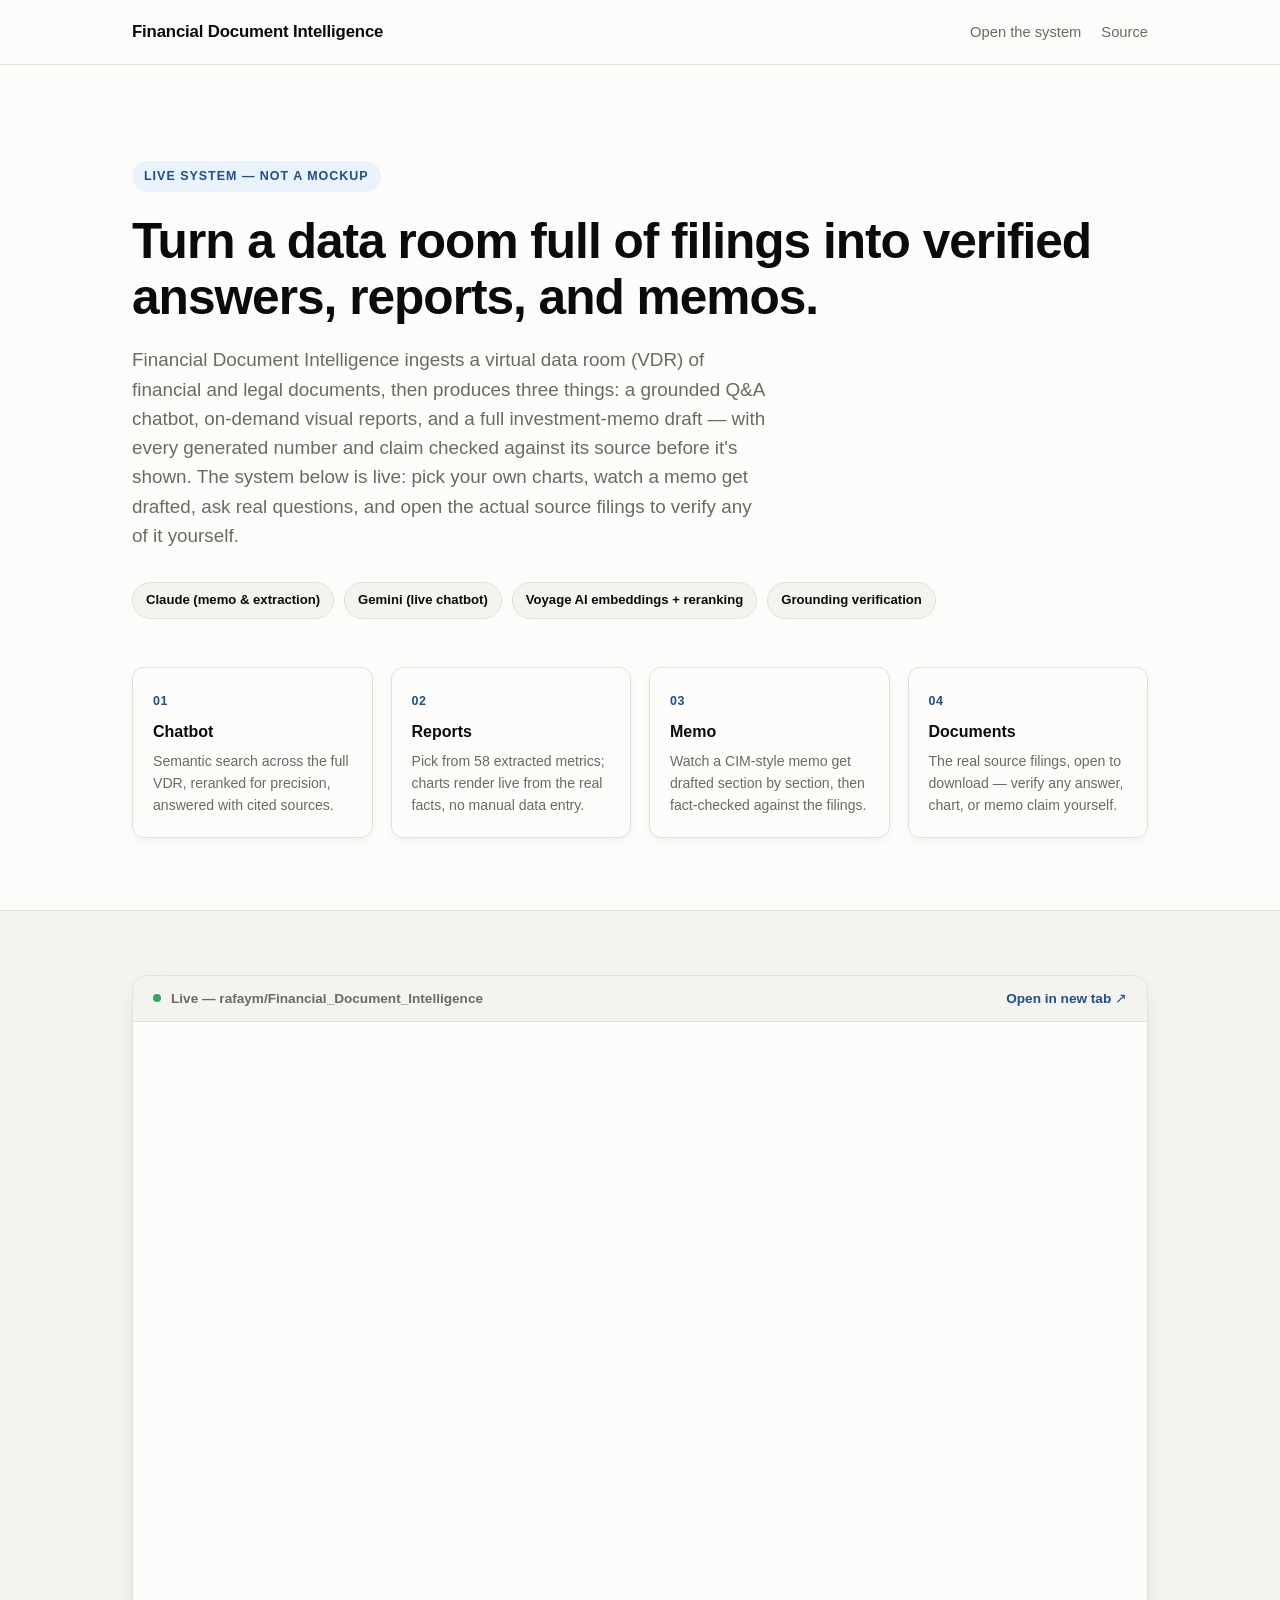
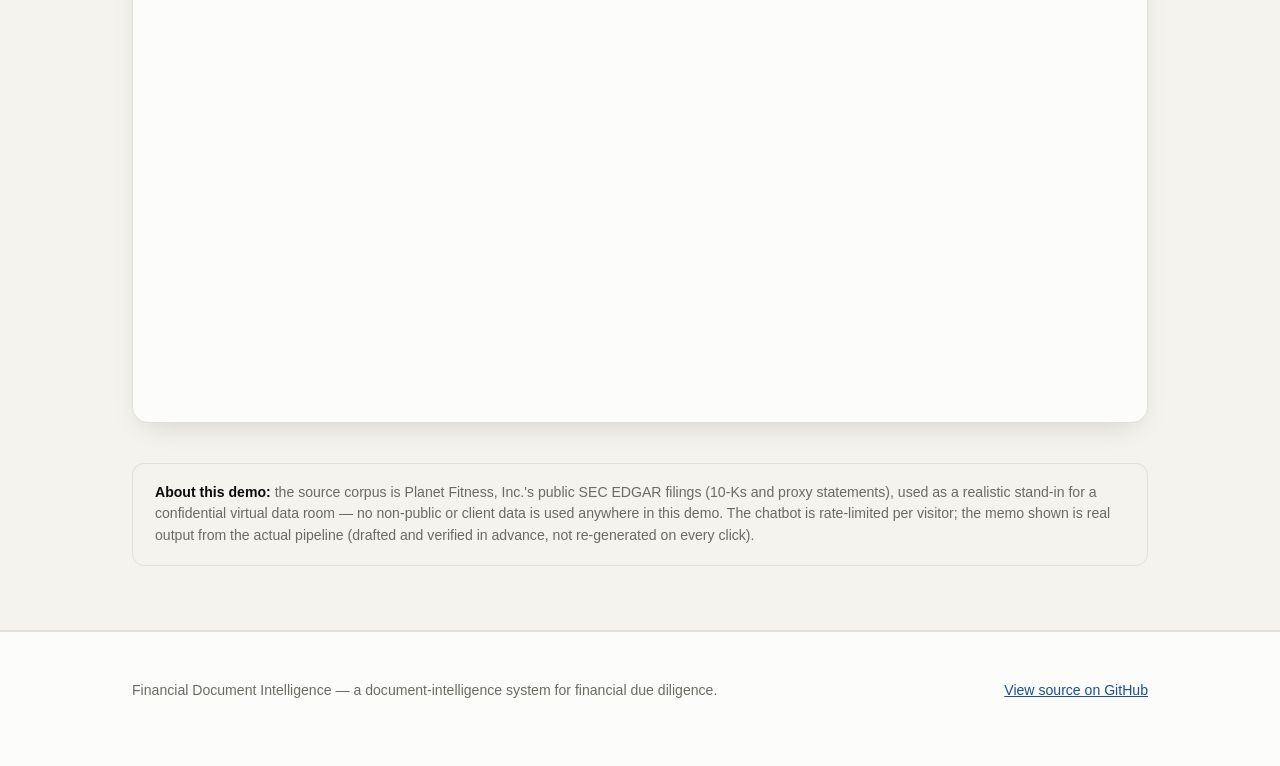
<file: index.html>
<!doctype html>
<html lang="en">
<head>
<meta charset="utf-8" />
<meta name="viewport" content="width=device-width, initial-scale=1" />
<title>Financial Document Intelligence</title>
<link rel="stylesheet" href="assets/style.css" />
</head>
<body>

<header class="topbar">
  <div class="wrap">
    <a class="brand" href="#top">Financial Document Intelligence</a>
    <nav>
      <a href="#system">Open the system</a>
      <a href="https://github.com/rafaym1/Re-Learning-AI-Engineering/tree/add-rag-full-pipeline/Financial%20Document%20Intelligence">Source</a>
    </nav>
  </div>
</header>

<section class="hero" id="top">
  <div class="wrap">
    <span class="eyebrow">Live system — not a mockup</span>
    <h1>Turn a data room full of filings into verified answers, reports, and memos.</h1>
    <p class="lede">
      Financial Document Intelligence ingests a virtual data room (VDR) of financial and legal
      documents, then produces three things: a grounded Q&amp;A chatbot, on-demand visual reports,
      and a full investment-memo draft — with every generated number and claim checked against its
      source before it's shown. The system below is live: pick your own charts, watch a memo get
      drafted, ask real questions, and open the actual source filings to verify any of it yourself.
    </p>
    <div class="badges">
      <span class="badge">Claude (memo &amp; extraction)</span>
      <span class="badge">Gemini (live chatbot)</span>
      <span class="badge">Voyage AI embeddings + reranking</span>
      <span class="badge">Grounding verification</span>
    </div>

    <div class="pillars">
      <div class="pillar">
        <span class="num">01</span>
        <h4>Chatbot</h4>
        <p>Semantic search across the full VDR, reranked for precision, answered with cited sources.</p>
      </div>
      <div class="pillar">
        <span class="num">02</span>
        <h4>Reports</h4>
        <p>Pick from 58 extracted metrics; charts render live from the real facts, no manual data entry.</p>
      </div>
      <div class="pillar">
        <span class="num">03</span>
        <h4>Memo</h4>
        <p>Watch a CIM-style memo get drafted section by section, then fact-checked against the filings.</p>
      </div>
      <div class="pillar">
        <span class="num">04</span>
        <h4>Documents</h4>
        <p>The real source filings, open to download — verify any answer, chart, or memo claim yourself.</p>
      </div>
    </div>
  </div>
</section>

<section id="system" class="alt">
  <div class="wrap">
    <div class="live-frame">
      <div class="live-titlebar">
        <span class="live-dot"></span>
        <span>Live — rafaym/Financial_Document_Intelligence</span>
        <a href="https://rafaym-financial-document-intelligence.hf.space" target="_blank" rel="noopener">Open in new tab ↗</a>
      </div>
      <iframe
        src="https://rafaym-financial-document-intelligence.hf.space"
        title="Financial Document Intelligence — live system"
        loading="lazy"
      ></iframe>
    </div>

    <div class="disclaimer">
      <strong>About this demo:</strong> the source corpus is Planet Fitness, Inc.'s public SEC EDGAR
      filings (10-Ks and proxy statements), used as a realistic stand-in for a confidential virtual
      data room — no non-public or client data is used anywhere in this demo. The chatbot is
      rate-limited per visitor; the memo shown is real output from the actual pipeline (drafted and
      verified in advance, not re-generated on every click).
    </div>
  </div>
</section>

<footer>
  <div class="wrap">
    <div class="foot-row">
      <span>Financial Document Intelligence — a document-intelligence system for financial due diligence.</span>
      <a href="https://github.com/rafaym1/Re-Learning-AI-Engineering/tree/add-rag-full-pipeline/Financial%20Document%20Intelligence">View source on GitHub</a>
    </div>
  </div>
</footer>

</body>
</html>
</file>
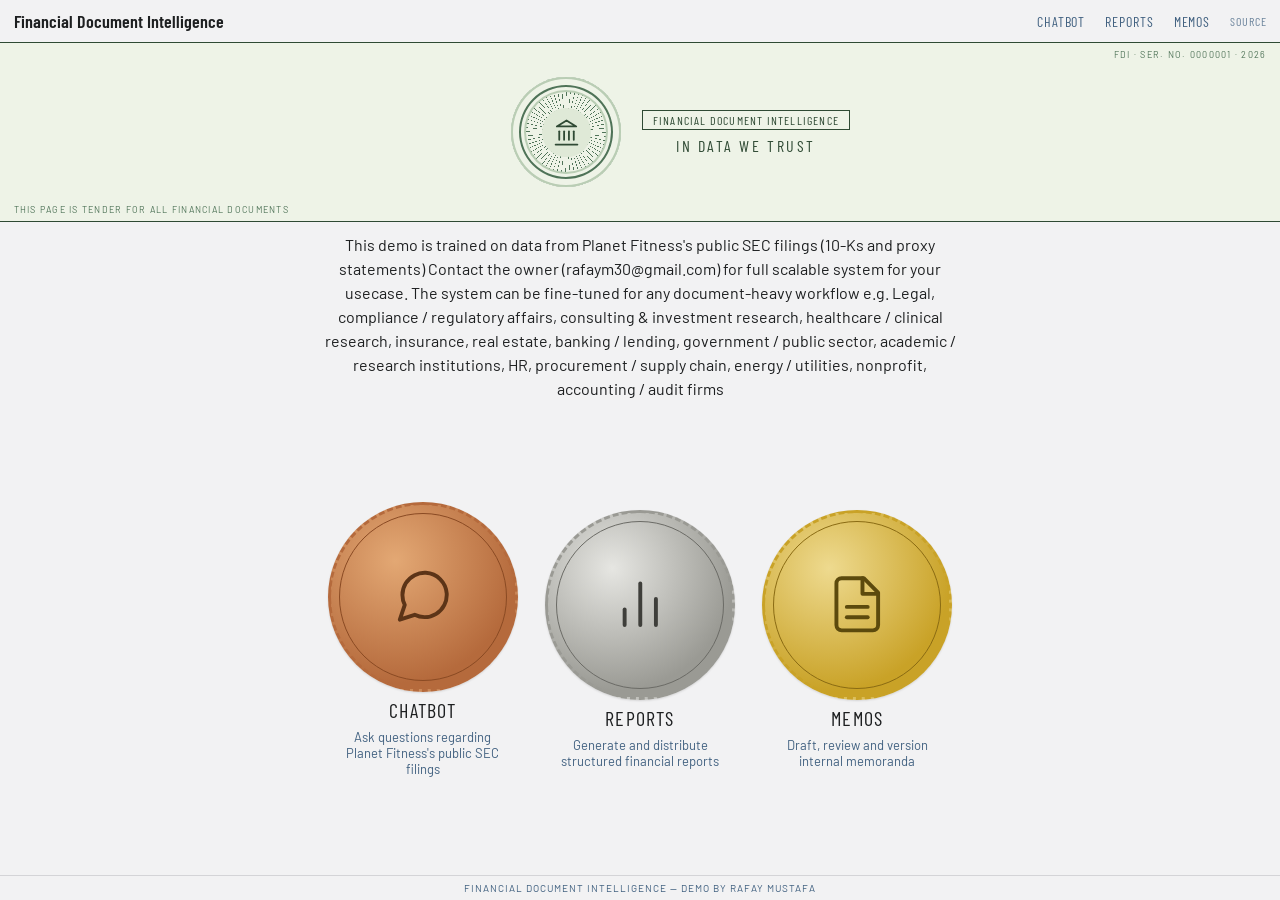
<file: docs/index.html>
<!doctype html>
<html lang="en">
<head>
<meta charset="utf-8">
<meta name="viewport" content="width=device-width, initial-scale=1">
<title>Financial Document Intelligence</title>
<link rel="stylesheet" href="assets/style.css">
<script>
// Nudge the live Space awake as soon as this page loads, so it's already warm by the time a
// visitor clicks through to Chatbot/Reports/Memos instead of them waiting on a cold start.
// Fire-and-forget: response and errors are both irrelevant, this is purely a wake-up ping.
fetch("https://rafaym-financial-document-intelligence.hf.space/", { mode: "no-cors", keepalive: true }).catch(() => {});
</script>
</head>
<body>
<div class="page-shell shell-fixed">
<nav class="nav"><a href="index.html" class="nav-brand">Financial Document Intelligence</a><div class="nav-links"><a href="chatbot.html">Chatbot</a><a href="reports.html">Reports</a><a href="memos.html">Memos</a><a href="https://github.com/rafaym1/Financial-Document-Intelligence" class="nav-source">Source</a></div></nav>

<div class="note-banner">
  <i class="corner tl"></i><i class="corner tr"></i><i class="corner bl"></i><i class="corner br"></i>
  <div class="note-serial" style="top:6px;right:var(--space-4)">FDI &middot; SER. NO. 0000001 &middot; 2026</div>
  <div class="note-serial" style="bottom:6px;left:var(--space-4)">THIS PAGE IS TENDER FOR ALL FINANCIAL DOCUMENTS</div>

  <div class="note-rosette">
    <div class="note-rosette-inner">
      <svg viewBox="0 0 24 24" width="60%" height="60%" fill="none" stroke="var(--bill-ink)" stroke-width="1.5" stroke-linecap="round" stroke-linejoin="round">
        <line x1="3" y1="22" x2="21" y2="22"></line><line x1="6" y1="18" x2="6" y2="11"></line><line x1="10" y1="18" x2="10" y2="11"></line><line x1="14" y1="18" x2="14" y2="11"></line><line x1="18" y1="18" x2="18" y2="11"></line><polygon points="12 2 20 7 4 7"></polygon>
      </svg>
    </div>
  </div>
  <div style="display:flex;flex-direction:column;align-items:center;gap:6px;text-align:center">
    <div class="note-ribbon">FINANCIAL DOCUMENT INTELLIGENCE</div>
    <div class="note-tagline">In Data We Trust</div>
  </div>
</div>

<main class="hero-main">
  <p style="max-width:640px;text-align:center;margin:0 0 var(--space-4);font-size:clamp(13px,1.8vh,16px);line-height:1.5">This demo is trained on data from Planet Fitness's public SEC filings (10-Ks and proxy statements) Contact the owner (rafaym30@gmail.com) for full scalable system for your usecase. The system can be fine-tuned for any document-heavy workflow e.g. Legal, compliance / regulatory affairs, consulting & investment research, healthcare / clinical research, insurance, real estate, banking / lending, government / public sector, academic / research institutions, HR, procurement / supply chain, energy / utilities, nonprofit, accounting / audit firms </p>
  <div class="coin-grid">
    <a href="chatbot.html" class="coin-link">
      <div class="coin copper"><div class="coin-ring"></div>
        <svg viewBox="0 0 24 24" width="34%" height="34%" fill="none" stroke="var(--copper-dark)" stroke-width="1.5" stroke-linecap="round" stroke-linejoin="round"><path d="M21 11.5a8.38 8.38 0 0 1-.9 3.8 8.5 8.5 0 0 1-7.6 4.7 8.38 8.38 0 0 1-3.8-.9L3 21l1.9-5.7a8.38 8.38 0 0 1-.9-3.8 8.5 8.5 0 0 1 4.7-7.6 8.38 8.38 0 0 1 3.8-.9h.5a8.48 8.48 0 0 1 8 8v.5z"></path></svg>
      </div>
      <div class="coin-label">Chatbot</div>
      <div class="coin-desc">Ask questions regarding Planet Fitness's public SEC filings</div>
    </a>
    <a href="reports.html" class="coin-link">
      <div class="coin silver"><div class="coin-ring"></div>
        <svg viewBox="0 0 24 24" width="34%" height="34%" fill="none" stroke="var(--silver-dark)" stroke-width="1.5" stroke-linecap="round" stroke-linejoin="round"><line x1="18" y1="20" x2="18" y2="10"></line><line x1="12" y1="20" x2="12" y2="4"></line><line x1="6" y1="20" x2="6" y2="14"></line></svg>
      </div>
      <div class="coin-label">Reports</div>
      <div class="coin-desc">Generate and distribute structured financial reports</div>
    </a>
    <a href="memos.html" class="coin-link">
      <div class="coin gold"><div class="coin-ring"></div>
        <svg viewBox="0 0 24 24" width="34%" height="34%" fill="none" stroke="var(--gold-dark)" stroke-width="1.5" stroke-linecap="round" stroke-linejoin="round"><path d="M14.5 2H6a2 2 0 0 0-2 2v16a2 2 0 0 0 2 2h12a2 2 0 0 0 2-2V7.5L14.5 2z"></path><polyline points="14 2 14 8 20 8"></polyline><line x1="16" y1="13" x2="8" y2="13"></line><line x1="16" y1="17" x2="8" y2="17"></line></svg>
      </div>
      <div class="coin-label">Memos</div>
      <div class="coin-desc">Draft, review and version internal memoranda</div>
    </a>
  </div>
</main>
<footer>FINANCIAL DOCUMENT INTELLIGENCE &mdash; DEMO BY RAFAY MUSTAFA</footer>
</div>
</body>
</html>
</file>
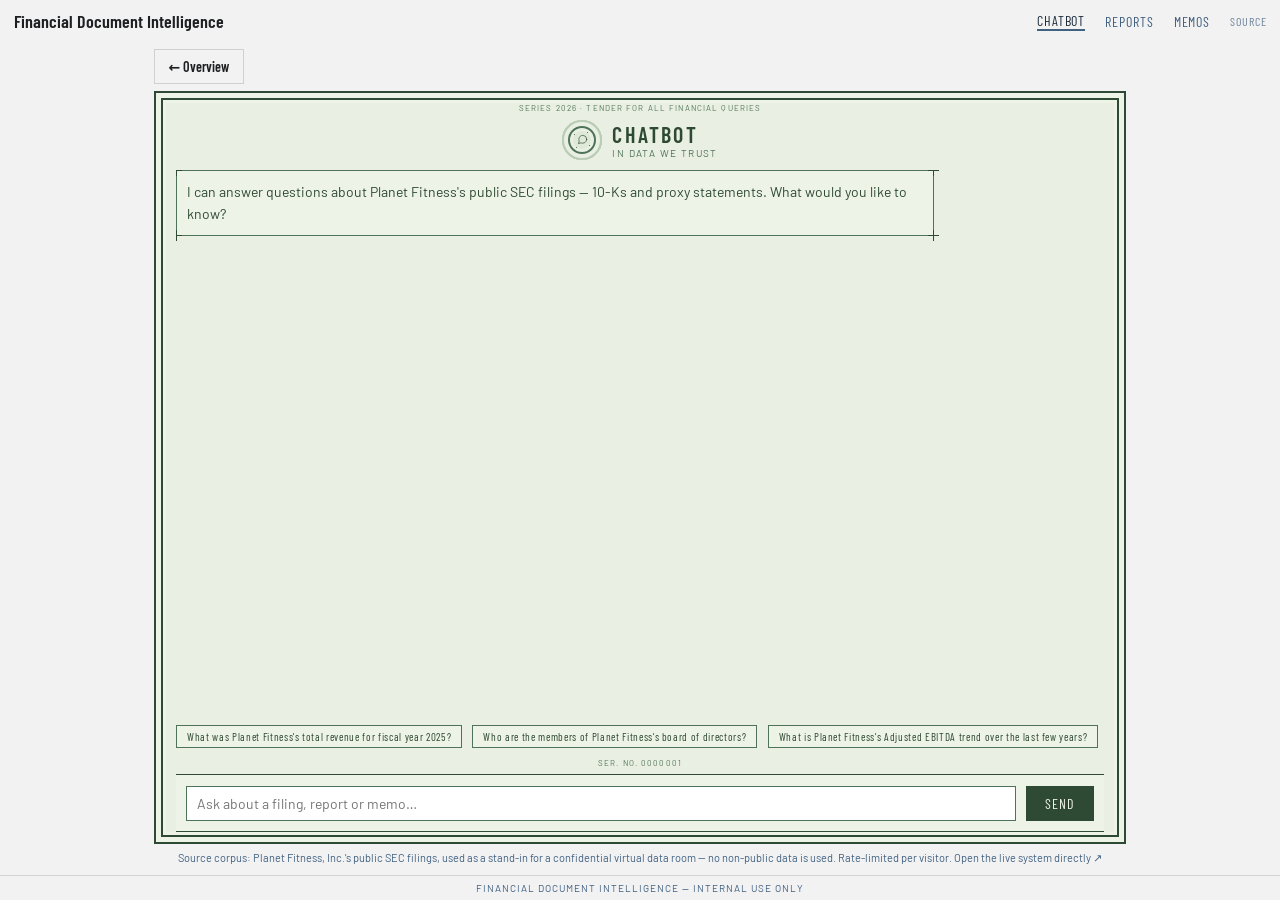
<file: docs/chatbot.html>
<!doctype html>
<html lang="en">
<head>
<meta charset="utf-8">
<meta name="viewport" content="width=device-width, initial-scale=1">
<title>Chatbot &mdash; Financial Document Intelligence</title>
<link rel="stylesheet" href="assets/style.css">
</head>
<body>
<div class="page-shell shell-fixed">
<nav class="nav"><a href="index.html" class="nav-brand">Financial Document Intelligence</a><div class="nav-links"><a href="chatbot.html" class="active">Chatbot</a><a href="reports.html">Reports</a><a href="memos.html">Memos</a><a href="https://github.com/rafaym1/Financial-Document-Intelligence" class="nav-source">Source</a></div></nav>
<main class="sub-main">
  <a href="index.html" class="btn btn-secondary sub-back">&larr; Overview</a>

  <div class="doc-frame">
    <div class="doc-serial">SERIES 2026 &middot; TENDER FOR ALL FINANCIAL QUERIES</div>
    <div class="doc-header">
      <div class="doc-rosette">
        <div class="doc-rosette-inner">
          <svg viewBox="0 0 24 24" fill="none" stroke="var(--bill-ink)" stroke-width="1.5" stroke-linecap="round" stroke-linejoin="round"><path d="M21 11.5a8.38 8.38 0 0 1-.9 3.8 8.5 8.5 0 0 1-7.6 4.7 8.38 8.38 0 0 1-3.8-.9L3 21l1.9-5.7a8.38 8.38 0 0 1-.9-3.8 8.5 8.5 0 0 1 4.7-7.6 8.38 8.38 0 0 1 3.8-.9h.5a8.48 8.48 0 0 1 8 8v.5z"></path></svg>
        </div>
      </div>
      <div>
        <h1>Chatbot</h1>
        <div class="doc-header-sub">In Data We Trust</div>
      </div>
    </div>

    <div class="chat-scroll" id="chatScroll">
      <div class="chat-msg-bot blueprint"><i class="corner tl"></i><i class="corner tr"></i><i class="corner bl"></i><i class="corner br"></i>
        <div class="msg-text"><p>I can answer questions about Planet Fitness's public SEC filings &mdash; 10-Ks and proxy statements. What would you like to know?</p></div>
      </div>
    </div>

    <div class="chat-suggestions" id="chatSuggestions">
      <button type="button" class="chat-chip">What was Planet Fitness's total revenue for fiscal year 2025?</button>
      <button type="button" class="chat-chip">Who are the members of Planet Fitness's board of directors?</button>
      <button type="button" class="chat-chip">What is Planet Fitness's Adjusted EBITDA trend over the last few years?</button>
    </div>

    <div class="chat-serial-2">SER. NO. 0000001</div>
    <form class="chat-composer" id="chatForm">
      <input type="text" id="chatInput" placeholder="Ask about a filing, report or memo&hellip;" autocomplete="off">
      <button type="submit" id="chatSend">Send</button>
    </form>
  </div>

  <p class="chat-footnote">
    Source corpus: Planet Fitness, Inc.'s public SEC filings, used as a stand-in for a confidential virtual data room &mdash; no non-public data is used. Rate-limited per visitor.
    <a href="https://rafaym-financial-document-intelligence.hf.space/?tab=chatbot" target="_blank" rel="noopener">Open the live system directly &#8599;</a>
  </p>
</main>
<footer>FINANCIAL DOCUMENT INTELLIGENCE &mdash; INTERNAL USE ONLY</footer>
</div>
<script src="assets/markdown.js"></script>
<script>
(function () {
  const API_BASE = "https://rafaym-financial-document-intelligence.hf.space";
  const API_NAME = "handle_question";
  const renderMarkdown = window.FDIMarkdown.renderMarkdown;

  const scrollEl = document.getElementById("chatScroll");
  const form = document.getElementById("chatForm");
  const input = document.getElementById("chatInput");
  const sendBtn = document.getElementById("chatSend");
  const chips = Array.from(document.querySelectorAll(".chat-chip"));

  function scrollToBottom() {
    scrollEl.scrollTop = scrollEl.scrollHeight;
  }

  function appendUserMessage(text) {
    const div = document.createElement("div");
    div.className = "chat-msg-user";
    div.textContent = text;
    scrollEl.appendChild(div);
    scrollToBottom();
  }

  function appendBotThinking() {
    const div = document.createElement("div");
    div.className = "chat-msg-bot blueprint thinking";
    div.innerHTML = '<i class="corner tl"></i><i class="corner tr"></i><i class="corner bl"></i><i class="corner br"></i><div class="msg-text"><p>Consulting the ledger&hellip;</p></div>';
    scrollEl.appendChild(div);
    scrollToBottom();
    return div;
  }

  function fillBotMessage(el, answer, sourcesMd, verificationMd) {
    el.classList.remove("thinking");
    const textEl = el.querySelector(".msg-text");
    textEl.innerHTML = renderMarkdown(answer || "");

    const sources = (sourcesMd || "")
      .split("\n")
      .map((l) => l.replace(/^- /, "").replace(/\*\*/g, "").trim())
      .filter(Boolean);
    for (const s of sources) {
      const tag = document.createElement("div");
      tag.className = "chat-source";
      tag.textContent = "SOURCE: " + s;
      el.appendChild(tag);
    }

    if (verificationMd) {
      const ok = verificationMd.trim().startsWith("✅");
      const v = document.createElement("div");
      v.className = "chat-verify" + (ok ? "" : " warn");
      v.textContent = verificationMd.replace(/^[✅⚠️]+\s*/, "");
      el.appendChild(v);
    }
    scrollToBottom();
  }

  async function callChatbot(question) {
    const postRes = await fetch(`${API_BASE}/gradio_api/call/${API_NAME}`, {
      method: "POST",
      headers: { "Content-Type": "application/json" },
      body: JSON.stringify({ data: [question] }),
    });
    if (!postRes.ok) throw new Error("request failed: " + postRes.status);
    const { event_id } = await postRes.json();

    const streamRes = await fetch(`${API_BASE}/gradio_api/call/${API_NAME}/${event_id}`);
    if (!streamRes.ok || !streamRes.body) throw new Error("stream failed: " + streamRes.status);
    const reader = streamRes.body.getReader();
    const decoder = new TextDecoder();
    let buf = "";
    while (true) {
      const { value, done } = await reader.read();
      if (done) break;
      buf += decoder.decode(value, { stream: true });
      const chunks = buf.split("\n\n");
      buf = chunks.pop();
      for (const chunk of chunks) {
        const eventMatch = chunk.match(/^event: (\w+)/m);
        const dataMatch = chunk.match(/^data: ([\s\S]*)$/m);
        if (!eventMatch || !dataMatch) continue;
        if (eventMatch[1] === "complete") return JSON.parse(dataMatch[1]);
        if (eventMatch[1] === "error") throw new Error("backend error");
      }
    }
    throw new Error("stream ended without a result");
  }

  let busy = false;

  function setControlsDisabled(disabled) {
    input.disabled = disabled;
    sendBtn.disabled = disabled;
    chips.forEach((c) => (c.disabled = disabled));
  }

  async function send(text) {
    text = (text || "").trim();
    if (!text || busy) return;
    busy = true;
    input.value = "";
    setControlsDisabled(true);
    appendUserMessage(text);
    const thinkingEl = appendBotThinking();
    const slowTimer = setTimeout(() => {
      const t = thinkingEl.querySelector(".msg-text");
      if (t) t.innerHTML = "<p>Consulting the ledger&hellip; the live system can take a little longer to wake up on its first answer of the day.</p>";
    }, 8000);

    let limitReached = false;
    try {
      const [answer, sources, verification] = await callChatbot(text);
      clearTimeout(slowTimer);
      fillBotMessage(thinkingEl, answer, sources, verification);
      limitReached = /reached the demo limit/i.test(answer || "");
    } catch (err) {
      clearTimeout(slowTimer);
      thinkingEl.classList.remove("thinking");
      const textEl = thinkingEl.querySelector(".msg-text");
      textEl.innerHTML = `<p>Couldn&rsquo;t reach the live system just now. <a href="${API_BASE}/?tab=chatbot" target="_blank" rel="noopener">Open it directly &#8599;</a>, or try again in a moment.</p>`;
    } finally {
      busy = false;
      setControlsDisabled(limitReached);
      if (!limitReached) input.focus();
    }
  }

  form.addEventListener("submit", (e) => {
    e.preventDefault();
    send(input.value);
  });
  chips.forEach((chip) => chip.addEventListener("click", () => send(chip.textContent)));
})();
</script>
</body>
</html>
</file>
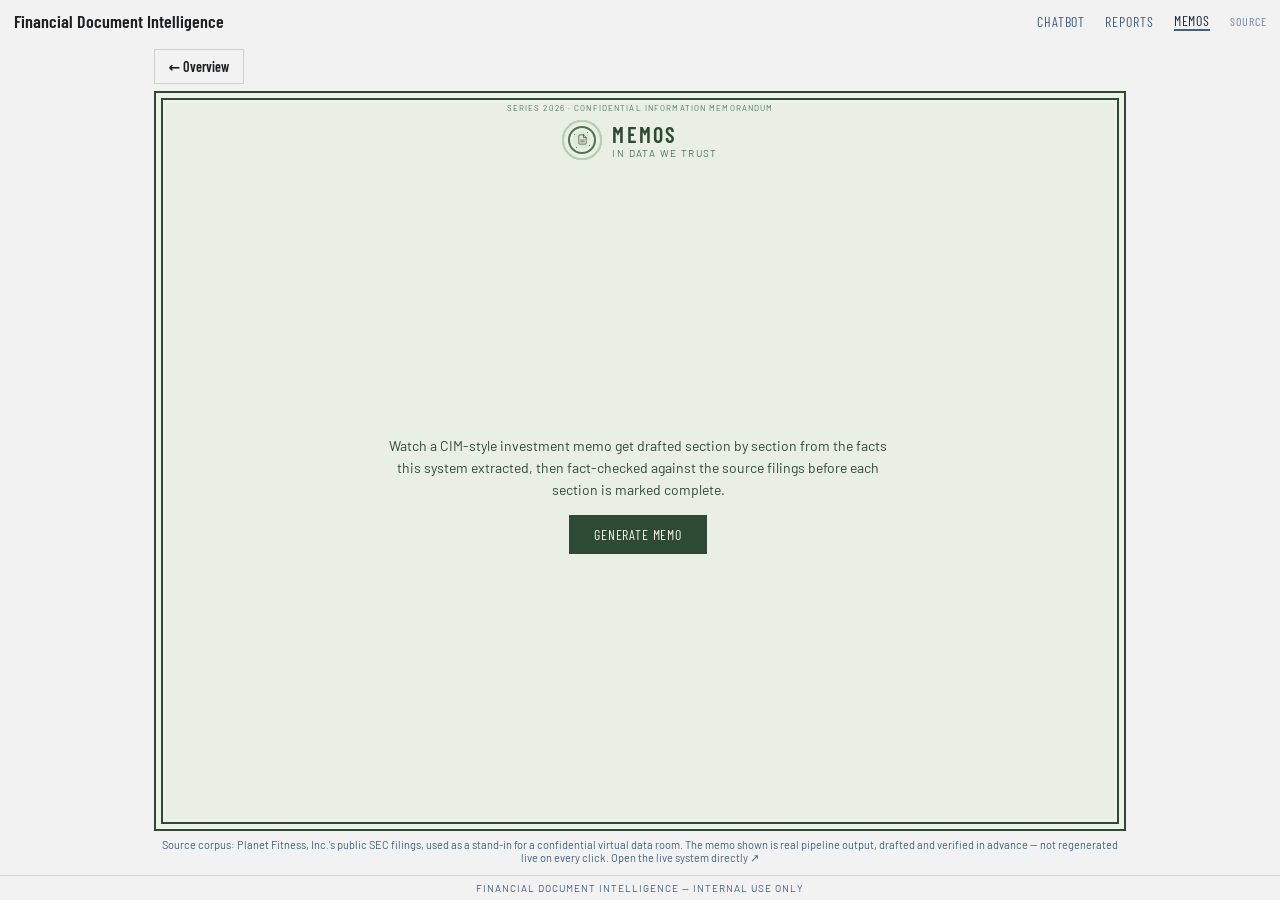
<file: docs/memos.html>
<!doctype html>
<html lang="en">
<head>
<meta charset="utf-8">
<meta name="viewport" content="width=device-width, initial-scale=1">
<title>Memos &mdash; Financial Document Intelligence</title>
<link rel="stylesheet" href="assets/style.css">
</head>
<body>
<div class="page-shell shell-fixed">
<nav class="nav"><a href="index.html" class="nav-brand">Financial Document Intelligence</a><div class="nav-links"><a href="chatbot.html">Chatbot</a><a href="reports.html">Reports</a><a href="memos.html" class="active">Memos</a><a href="https://github.com/rafaym1/Financial-Document-Intelligence" class="nav-source">Source</a></div></nav>
<main class="sub-main">
  <a href="index.html" class="btn btn-secondary sub-back">&larr; Overview</a>

  <div class="doc-frame">
    <div class="doc-serial">SERIES 2026 &middot; CONFIDENTIAL INFORMATION MEMORANDUM</div>
    <div class="doc-header">
      <div class="doc-rosette">
        <div class="doc-rosette-inner">
          <svg viewBox="0 0 24 24" fill="none" stroke="var(--bill-ink)" stroke-width="1.5" stroke-linecap="round" stroke-linejoin="round"><path d="M14.5 2H6a2 2 0 0 0-2 2v16a2 2 0 0 0 2 2h12a2 2 0 0 0 2-2V7.5L14.5 2z"></path><polyline points="14 2 14 8 20 8"></polyline><line x1="16" y1="13" x2="8" y2="13"></line><line x1="16" y1="17" x2="8" y2="17"></line></svg>
        </div>
      </div>
      <div>
        <h1>Memos</h1>
        <div class="doc-header-sub">In Data We Trust</div>
      </div>
    </div>

    <div class="memo-scroll" id="memoScroll">
      <div class="memo-intro">
        <p>Watch a CIM-style investment memo get drafted section by section from the facts this system extracted, then fact-checked against the source filings before each section is marked complete.</p>
        <button type="button" class="doc-btn" id="memoGenerateBtn">Generate Memo</button>
      </div>
    </div>
  </div>

  <p class="chat-footnote">
    Source corpus: Planet Fitness, Inc.'s public SEC filings, used as a stand-in for a confidential virtual data room. The memo shown is real pipeline output, drafted and verified in advance &mdash; not regenerated live on every click.
    <a href="https://rafaym-financial-document-intelligence.hf.space/?tab=memo" target="_blank" rel="noopener">Open the live system directly &#8599;</a>
  </p>
</main>
<footer>FINANCIAL DOCUMENT INTELLIGENCE &mdash; INTERNAL USE ONLY</footer>
</div>
<script src="assets/markdown.js"></script>
<script>
(function () {
  const API_BASE = "https://rafaym-financial-document-intelligence.hf.space";
  const API_NAME = "generate_memo_staged";
  const renderMarkdown = window.FDIMarkdown.renderMarkdown;

  const scrollEl = document.getElementById("memoScroll");

  function renderLog(text) {
    scrollEl.innerHTML = '<div class="doc-card blueprint"><i class="corner tl"></i><i class="corner tr"></i><i class="corner bl"></i><i class="corner br"></i><div class="memo-log-text"></div></div>';
    scrollEl.querySelector(".memo-log-text").innerHTML = renderMarkdown(text);
    scrollEl.scrollTop = scrollEl.scrollHeight;
  }

  function renderMemo(markdown) {
    scrollEl.innerHTML = '<div class="memo-doc"></div><div class="memo-actions"><button type="button" class="doc-btn secondary" id="memoRegenBtn">Watch It Again</button></div>';
    scrollEl.querySelector(".memo-doc").innerHTML = renderMarkdown(markdown);
    document.getElementById("memoRegenBtn").addEventListener("click", generate);
    scrollEl.scrollTop = 0;
  }

  function renderError() {
    scrollEl.innerHTML = `<div class="memo-intro"><p>Couldn&rsquo;t reach the live system just now. <a href="${API_BASE}/?tab=memo" target="_blank" rel="noopener">Open it directly &#8599;</a>, or try again.</p><button type="button" class="doc-btn" id="memoRetryBtn">Try Again</button></div>`;
    document.getElementById("memoRetryBtn").addEventListener("click", generate);
  }

  async function generate() {
    renderLog("Starting…");
    try {
      const postRes = await fetch(`${API_BASE}/gradio_api/call/${API_NAME}`, {
        method: "POST",
        headers: { "Content-Type": "application/json" },
        body: JSON.stringify({ data: [] }),
      });
      if (!postRes.ok) throw new Error("request failed: " + postRes.status);
      const { event_id } = await postRes.json();

      const streamRes = await fetch(`${API_BASE}/gradio_api/call/${API_NAME}/${event_id}`);
      if (!streamRes.ok || !streamRes.body) throw new Error("stream failed: " + streamRes.status);
      const reader = streamRes.body.getReader();
      const decoder = new TextDecoder();
      let buf = "";
      let done = false;
      while (!done) {
        const { value, done: streamDone } = await reader.read();
        if (streamDone) break;
        buf += decoder.decode(value, { stream: true });
        const chunks = buf.split("\n\n");
        buf = chunks.pop();
        for (const chunk of chunks) {
          const eventMatch = chunk.match(/^event: (\w+)/m);
          const dataMatch = chunk.match(/^data: ([\s\S]*)$/m);
          if (!eventMatch || !dataMatch) continue;
          if (eventMatch[1] === "generating") {
            const [text] = JSON.parse(dataMatch[1]);
            renderLog(text);
          } else if (eventMatch[1] === "complete") {
            const [text] = JSON.parse(dataMatch[1]);
            renderMemo(text);
            done = true;
          } else if (eventMatch[1] === "error") {
            throw new Error("backend error");
          }
        }
      }
    } catch (err) {
      renderError();
    }
  }

  document.getElementById("memoGenerateBtn").addEventListener("click", generate);
})();
</script>
</body>
</html>
</file>
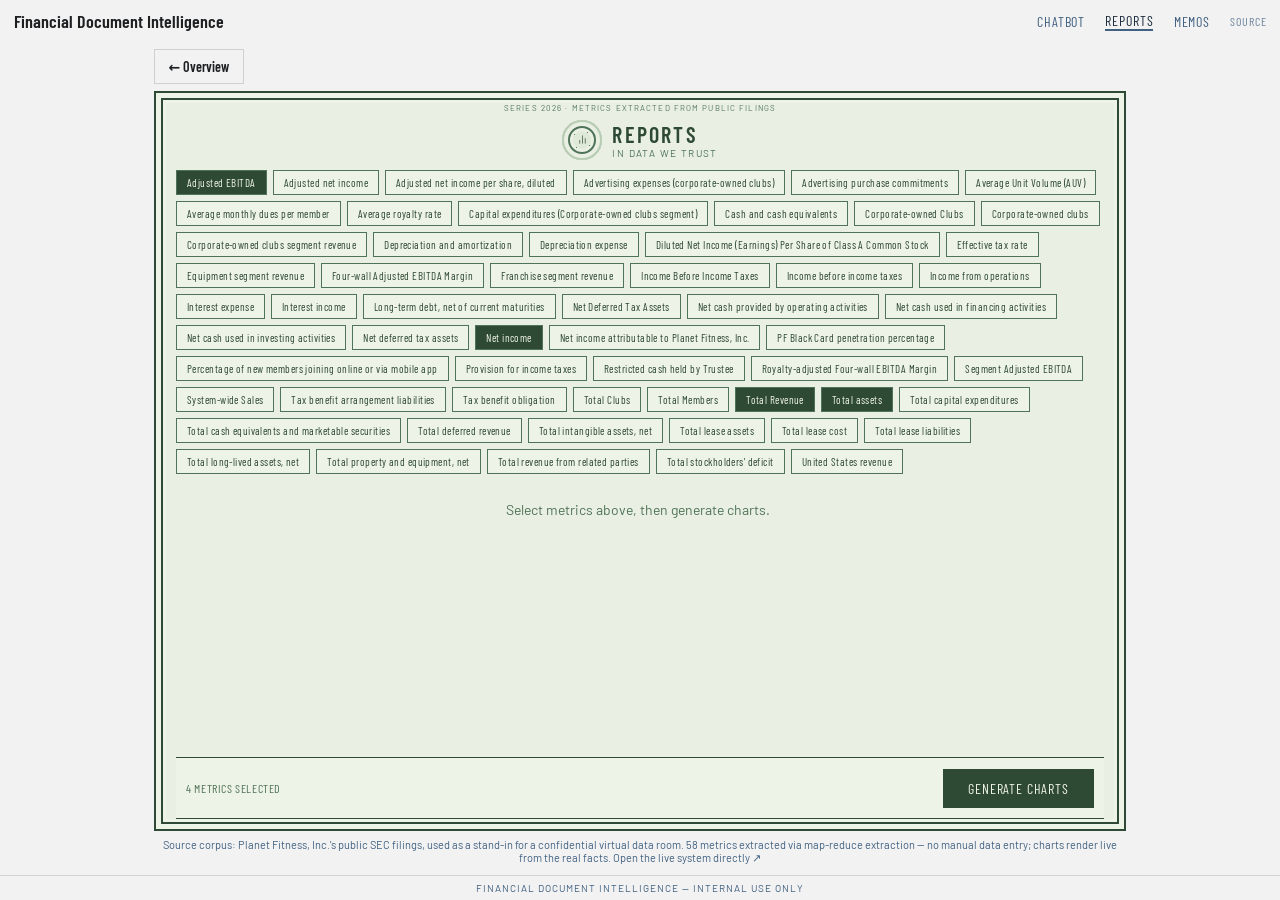
<file: docs/reports.html>
<!doctype html>
<html lang="en">
<head>
<meta charset="utf-8">
<meta name="viewport" content="width=device-width, initial-scale=1">
<title>Reports &mdash; Financial Document Intelligence</title>
<link rel="stylesheet" href="assets/style.css">
</head>
<body>
<div class="page-shell shell-fixed">
<nav class="nav"><a href="index.html" class="nav-brand">Financial Document Intelligence</a><div class="nav-links"><a href="chatbot.html">Chatbot</a><a href="reports.html" class="active">Reports</a><a href="memos.html">Memos</a><a href="https://github.com/rafaym1/Financial-Document-Intelligence" class="nav-source">Source</a></div></nav>
<main class="sub-main">
  <a href="index.html" class="btn btn-secondary sub-back">&larr; Overview</a>

  <div class="doc-frame">
    <div class="doc-serial">SERIES 2026 &middot; METRICS EXTRACTED FROM PUBLIC FILINGS</div>
    <div class="doc-header">
      <div class="doc-rosette">
        <div class="doc-rosette-inner">
          <svg viewBox="0 0 24 24" fill="none" stroke="var(--bill-ink)" stroke-width="1.5" stroke-linecap="round" stroke-linejoin="round"><line x1="18" y1="20" x2="18" y2="10"></line><line x1="12" y1="20" x2="12" y2="4"></line><line x1="6" y1="20" x2="6" y2="14"></line></svg>
        </div>
      </div>
      <div>
        <h1>Reports</h1>
        <div class="doc-header-sub">In Data We Trust</div>
      </div>
    </div>

    <div class="reports-scroll" id="reportsScroll">
      <div class="reports-picker" id="reportsPicker"></div>
      <div class="reports-gallery" id="reportsGallery">
        <p class="reports-status">Select metrics above, then generate charts.</p>
      </div>
    </div>

    <div class="reports-bar">
      <span class="reports-count" id="reportsCount"></span>
      <button type="button" class="doc-btn" id="reportsGenerateBtn">Generate Charts</button>
    </div>
  </div>

  <p class="chat-footnote">
    Source corpus: Planet Fitness, Inc.'s public SEC filings, used as a stand-in for a confidential virtual data room. 58 metrics extracted via map-reduce extraction &mdash; no manual data entry; charts render live from the real facts.
    <a href="https://rafaym-financial-document-intelligence.hf.space/?tab=reports" target="_blank" rel="noopener">Open the live system directly &#8599;</a>
  </p>
</main>
<footer>FINANCIAL DOCUMENT INTELLIGENCE &mdash; INTERNAL USE ONLY</footer>
</div>
<script>
(function () {
  const API_BASE = "https://rafaym-financial-document-intelligence.hf.space";
  const API_NAME = "generate_charts";

  const METRICS = [
    "Adjusted EBITDA", "Adjusted net income", "Adjusted net income per share, diluted",
    "Advertising expenses (corporate-owned clubs)", "Advertising purchase commitments",
    "Average Unit Volume (AUV)", "Average monthly dues per member", "Average royalty rate",
    "Capital expenditures (Corporate-owned clubs segment)", "Cash and cash equivalents",
    "Corporate-owned Clubs", "Corporate-owned clubs", "Corporate-owned clubs segment revenue",
    "Depreciation and amortization", "Depreciation expense",
    "Diluted Net Income (Earnings) Per Share of Class A Common Stock", "Effective tax rate",
    "Equipment segment revenue", "Four-wall Adjusted EBITDA Margin", "Franchise segment revenue",
    "Income Before Income Taxes", "Income before income taxes", "Income from operations",
    "Interest expense", "Interest income", "Long-term debt, net of current maturities",
    "Net Deferred Tax Assets", "Net cash provided by operating activities",
    "Net cash used in financing activities", "Net cash used in investing activities",
    "Net deferred tax assets", "Net income", "Net income attributable to Planet Fitness, Inc.",
    "PF Black Card penetration percentage", "Percentage of new members joining online or via mobile app",
    "Provision for income taxes", "Restricted cash held by Trustee",
    "Royalty-adjusted Four-wall EBITDA Margin", "Segment Adjusted EBITDA", "System-wide Sales",
    "Tax benefit arrangement liabilities", "Tax benefit obligation", "Total Clubs", "Total Members",
    "Total Revenue", "Total assets", "Total capital expenditures",
    "Total cash equivalents and marketable securities", "Total deferred revenue",
    "Total intangible assets, net", "Total lease assets", "Total lease cost",
    "Total lease liabilities", "Total long-lived assets, net", "Total property and equipment, net",
    "Total revenue from related parties", "Total stockholders' deficit", "United States revenue",
  ];
  const DEFAULT_METRICS = ["Total Revenue", "Adjusted EBITDA", "Net income", "Total assets"];

  const picker = document.getElementById("reportsPicker");
  const gallery = document.getElementById("reportsGallery");
  const generateBtn = document.getElementById("reportsGenerateBtn");
  const countEl = document.getElementById("reportsCount");

  const selected = new Set(DEFAULT_METRICS);

  function updateCount() {
    countEl.textContent = selected.size + (selected.size === 1 ? " metric selected" : " metrics selected");
    generateBtn.disabled = selected.size === 0;
  }

  function renderPicker() {
    picker.innerHTML = "";
    for (const metric of METRICS) {
      const chip = document.createElement("button");
      chip.type = "button";
      chip.className = "reports-chip" + (selected.has(metric) ? " active" : "");
      chip.textContent = metric;
      chip.addEventListener("click", () => {
        if (selected.has(metric)) selected.delete(metric); else selected.add(metric);
        chip.classList.toggle("active");
        updateCount();
      });
      picker.appendChild(chip);
    }
  }

  async function generate() {
    if (selected.size === 0) return;
    generateBtn.disabled = true;
    gallery.innerHTML = '<p class="reports-status">Rendering charts&hellip;</p>';
    try {
      const postRes = await fetch(`${API_BASE}/gradio_api/call/${API_NAME}`, {
        method: "POST",
        headers: { "Content-Type": "application/json" },
        body: JSON.stringify({ data: [Array.from(selected)] }),
      });
      if (!postRes.ok) throw new Error("request failed: " + postRes.status);
      const { event_id } = await postRes.json();

      const streamRes = await fetch(`${API_BASE}/gradio_api/call/${API_NAME}/${event_id}`);
      if (!streamRes.ok) throw new Error("stream failed: " + streamRes.status);
      const text = await streamRes.text();
      const match = text.match(/^event: complete\r?\ndata: ([\s\S]*?)\r?\n\r?\n/m);
      if (!match) throw new Error("no result in stream");
      const [items] = JSON.parse(match[1]);

      if (!items || !items.length) {
        gallery.innerHTML = '<p class="reports-status">No multi-period data available for the selected metrics &mdash; try a different combination.</p>';
        return;
      }
      gallery.innerHTML = "";
      for (const item of items) {
        const fig = document.createElement("figure");
        const img = document.createElement("img");
        img.src = item.image.url;
        img.alt = item.caption || "";
        img.loading = "lazy";
        const caption = document.createElement("figcaption");
        caption.textContent = item.caption || "";
        fig.appendChild(img);
        fig.appendChild(caption);
        gallery.appendChild(fig);
      }
    } catch (err) {
      gallery.innerHTML = `<p class="reports-status">Couldn&rsquo;t reach the live system just now. <a href="${API_BASE}/?tab=reports" target="_blank" rel="noopener">Open it directly &#8599;</a>, or try again.</p>`;
    } finally {
      generateBtn.disabled = selected.size === 0;
    }
  }

  renderPicker();
  updateCount();
  generateBtn.addEventListener("click", generate);
})();
</script>
</body>
</html>
</file>
<file: assets/style.css>
:root {
  --surface: #fcfcfb;
  --surface-alt: #f4f3ee;
  --ink: #0b0b0b;
  --ink-muted: #6b6a63;
  --accent: #2a78d6;
  --accent-dark: #1b4f8f;
  --accent-light: #eaf2fc;
  --border: #e1e0d9;
  --shadow: 0 10px 30px -12px rgba(11, 11, 11, 0.18);
  --shadow-sm: 0 4px 14px -6px rgba(11, 11, 11, 0.12);
  font-synthesis: none;
}

* {
  box-sizing: border-box;
}

html {
  scroll-behavior: smooth;
}

body {
  margin: 0;
  background: var(--surface);
  color: var(--ink);
  font-family: "Söhne", "Inter", -apple-system, BlinkMacSystemFont, "Segoe UI", Helvetica, Arial, sans-serif;
  line-height: 1.55;
  -webkit-font-smoothing: antialiased;
}

.wrap {
  max-width: 1080px;
  margin: 0 auto;
  padding: 0 32px;
}

/* ---- Top bar ---- */
.topbar {
  border-bottom: 1px solid var(--border);
  background: var(--surface);
  position: sticky;
  top: 0;
  z-index: 10;
}

.topbar .wrap {
  display: flex;
  align-items: center;
  justify-content: space-between;
  gap: 12px;
  height: 64px;
}

.brand {
  font-weight: 700;
  letter-spacing: -0.01em;
  text-decoration: none;
  color: var(--ink);
  font-size: 1.05rem;
  white-space: nowrap;
  overflow: hidden;
  text-overflow: ellipsis;
}

.brand span {
  color: var(--accent);
}

.topbar nav {
  display: flex;
  flex-shrink: 0;
}

.topbar nav a {
  color: var(--ink-muted);
  text-decoration: none;
  font-size: 0.92rem;
  margin-left: 20px;
  white-space: nowrap;
  transition: color 0.15s ease;
}

.topbar nav a:hover {
  color: var(--accent-dark);
}

@media (max-width: 560px) {
  .topbar .wrap {
    flex-wrap: wrap;
    height: auto;
    padding-top: 12px;
    padding-bottom: 12px;
    row-gap: 8px;
  }
  .brand span {
    display: none;
  }
  .topbar nav a {
    margin-left: 0;
    margin-right: 14px;
    font-size: 0.82rem;
  }
}

/* ---- Hero ---- */
.hero {
  padding: 96px 0 72px;
}

.eyebrow {
  display: inline-block;
  font-size: 0.78rem;
  font-weight: 600;
  letter-spacing: 0.08em;
  text-transform: uppercase;
  color: var(--accent-dark);
  background: var(--accent-light);
  padding: 6px 12px;
  border-radius: 999px;
  margin-bottom: 22px;
}

h1 {
  font-size: clamp(2.1rem, 4vw, 3.1rem);
  line-height: 1.12;
  letter-spacing: -0.02em;
  margin: 0 0 20px;
}

.lede {
  font-size: 1.18rem;
  color: var(--ink-muted);
  max-width: 640px;
  margin: 0 0 32px;
}

.badges {
  display: flex;
  flex-wrap: wrap;
  gap: 10px;
  margin-bottom: 8px;
}

.badge {
  font-size: 0.82rem;
  font-weight: 600;
  color: var(--ink);
  background: var(--surface-alt);
  border: 1px solid var(--border);
  padding: 7px 13px;
  border-radius: 999px;
}

/* ---- Sections ---- */
section {
  padding: 64px 0;
}

section.alt {
  background: var(--surface-alt);
  border-top: 1px solid var(--border);
  border-bottom: 1px solid var(--border);
}

.section-head {
  margin-bottom: 40px;
}

.section-head .eyebrow {
  margin-bottom: 14px;
}

h2 {
  font-size: clamp(1.5rem, 2.6vw, 2rem);
  letter-spacing: -0.015em;
  margin: 0 0 12px;
}

.section-desc {
  color: var(--ink-muted);
  max-width: 620px;
  margin: 0;
}

/* ---- Cards (project hub) ---- */
.card-grid {
  display: grid;
  grid-template-columns: repeat(auto-fit, minmax(280px, 1fr));
  gap: 20px;
}

.project-card {
  display: block;
  text-decoration: none;
  color: inherit;
  background: var(--surface);
  border: 1px solid var(--border);
  border-radius: 14px;
  padding: 28px;
  box-shadow: var(--shadow-sm);
  transition: transform 0.18s ease, box-shadow 0.18s ease;
  position: relative;
  overflow: hidden;
}

.project-card::before {
  content: "";
  position: absolute;
  top: 0;
  left: 0;
  right: 0;
  height: 4px;
  background: linear-gradient(90deg, var(--accent-dark), var(--accent));
}

.project-card:hover {
  transform: translateY(-3px);
  box-shadow: var(--shadow);
}

.project-card h3 {
  margin: 10px 0 8px;
  font-size: 1.15rem;
}

.project-card p {
  color: var(--ink-muted);
  font-size: 0.95rem;
  margin: 0 0 14px;
}

.project-card .status {
  font-size: 0.78rem;
  font-weight: 700;
  letter-spacing: 0.05em;
  text-transform: uppercase;
  color: var(--accent-dark);
}

.project-card.placeholder {
  opacity: 0.55;
}

.project-card.placeholder::before {
  background: var(--border);
}

.project-card .cta {
  font-size: 0.88rem;
  font-weight: 600;
  color: var(--accent-dark);
}

/* ---- Q&A cards ---- */
.qa-card {
  background: var(--surface);
  border: 1px solid var(--border);
  border-radius: 16px;
  box-shadow: var(--shadow-sm);
  padding: 0;
  margin-bottom: 24px;
  overflow: hidden;
}

.qa-question {
  display: flex;
  gap: 14px;
  align-items: flex-start;
  padding: 22px 28px;
  background: linear-gradient(135deg, var(--accent-dark), var(--accent));
  color: #fff;
}

.qa-question .tag {
  flex-shrink: 0;
  font-size: 0.72rem;
  font-weight: 700;
  letter-spacing: 0.06em;
  text-transform: uppercase;
  background: rgba(255, 255, 255, 0.18);
  border-radius: 999px;
  padding: 4px 10px;
  margin-top: 2px;
}

.qa-question p {
  margin: 0;
  font-weight: 600;
  font-size: 1.05rem;
}

.qa-answer {
  padding: 24px 28px;
}

.qa-answer p {
  margin: 0 0 14px;
  color: var(--ink);
}

.qa-answer p:last-of-type {
  margin-bottom: 0;
}

.qa-sources {
  margin-top: 18px;
  padding-top: 16px;
  border-top: 1px dashed var(--border);
}

.qa-sources .label {
  font-size: 0.76rem;
  font-weight: 700;
  letter-spacing: 0.06em;
  text-transform: uppercase;
  color: var(--ink-muted);
  margin-bottom: 10px;
  display: block;
}

.source-chip {
  display: inline-flex;
  align-items: center;
  gap: 6px;
  font-size: 0.82rem;
  background: var(--accent-light);
  color: var(--accent-dark);
  border-radius: 8px;
  padding: 6px 11px;
  margin: 0 8px 8px 0;
}

.verified-tag {
  display: inline-flex;
  align-items: center;
  gap: 6px;
  font-size: 0.78rem;
  font-weight: 700;
  color: #1a7f4b;
  background: #e8f7ee;
  border-radius: 999px;
  padding: 5px 12px;
  margin-top: 14px;
}

/* ---- Live embed ---- */
.live-frame {
  background: var(--surface);
  border: 1px solid var(--border);
  border-radius: 16px;
  box-shadow: var(--shadow);
  overflow: hidden;
}

.live-titlebar {
  display: flex;
  align-items: center;
  gap: 10px;
  background: var(--surface-alt);
  border-bottom: 1px solid var(--border);
  padding: 12px 20px;
  font-size: 0.85rem;
  color: var(--ink-muted);
  font-weight: 600;
}

.live-dot {
  width: 8px;
  height: 8px;
  border-radius: 50%;
  background: #2fa860;
  box-shadow: 0 0 0 0 rgba(47, 168, 96, 0.6);
  animation: live-pulse 2s infinite;
  flex-shrink: 0;
}

@keyframes live-pulse {
  0% { box-shadow: 0 0 0 0 rgba(47, 168, 96, 0.5); }
  70% { box-shadow: 0 0 0 8px rgba(47, 168, 96, 0); }
  100% { box-shadow: 0 0 0 0 rgba(47, 168, 96, 0); }
}

.live-titlebar a {
  margin-left: auto;
  color: var(--accent-dark);
  text-decoration: none;
  font-weight: 600;
}

.live-titlebar a:hover {
  text-decoration: underline;
}

.live-frame iframe {
  display: block;
  width: 100%;
  height: 1000px;
  border: none;
}

@media (max-width: 720px) {
  .live-frame iframe {
    height: 780px;
  }
}

/* ---- Charts grid ---- */
.chart-grid {
  display: grid;
  grid-template-columns: repeat(auto-fit, minmax(320px, 1fr));
  gap: 20px;
}

.chart-card {
  background: var(--surface);
  border: 1px solid var(--border);
  border-radius: 14px;
  box-shadow: var(--shadow-sm);
  overflow: hidden;
}

.chart-card img {
  display: block;
  width: 100%;
  height: auto;
}

/* ---- Memo excerpt ---- */
.memo-frame {
  background: var(--surface);
  border: 1px solid var(--border);
  border-radius: 16px;
  box-shadow: var(--shadow);
  overflow: hidden;
}

.memo-frame .memo-titlebar {
  background: var(--surface-alt);
  border-bottom: 1px solid var(--border);
  padding: 14px 28px;
  font-size: 0.82rem;
  color: var(--ink-muted);
  font-weight: 600;
  display: flex;
  justify-content: space-between;
  align-items: center;
}

.memo-body {
  padding: 36px 44px;
  max-width: 720px;
}

.memo-body h4 {
  font-size: 1.3rem;
  margin: 0 0 6px;
  letter-spacing: -0.01em;
}

.memo-body .memo-kicker {
  font-size: 0.78rem;
  font-weight: 700;
  letter-spacing: 0.08em;
  text-transform: uppercase;
  color: var(--accent-dark);
  margin-bottom: 18px;
  display: block;
}

.memo-body h5 {
  font-size: 1.02rem;
  margin: 26px 0 8px;
}

.memo-body p, .memo-body li {
  color: var(--ink);
  font-size: 0.98rem;
}

.memo-body ul {
  padding-left: 20px;
  margin: 10px 0;
}

.memo-fade {
  position: relative;
  padding-bottom: 10px;
}

.memo-fade::after {
  content: "";
  position: absolute;
  bottom: 0;
  left: 0;
  right: 0;
  height: 90px;
  background: linear-gradient(to bottom, rgba(252, 252, 251, 0), var(--surface));
}

/* ---- Disclaimer / footer ---- */
.disclaimer {
  background: var(--surface-alt);
  border: 1px solid var(--border);
  border-radius: 12px;
  padding: 18px 22px;
  font-size: 0.88rem;
  color: var(--ink-muted);
  margin-top: 40px;
}

.disclaimer strong {
  color: var(--ink);
}

footer {
  padding: 48px 0 64px;
  border-top: 1px solid var(--border);
  color: var(--ink-muted);
  font-size: 0.88rem;
}

footer a {
  color: var(--accent-dark);
}

footer .foot-row {
  display: flex;
  justify-content: space-between;
  flex-wrap: wrap;
  gap: 12px;
}

/* ---- Pillars (hero support) ---- */
.pillars {
  display: grid;
  grid-template-columns: repeat(4, 1fr);
  gap: 18px;
  margin-top: 48px;
}

@media (max-width: 900px) {
  .pillars {
    grid-template-columns: repeat(2, 1fr);
  }
}

.pillar {
  background: var(--surface);
  border: 1px solid var(--border);
  border-radius: 12px;
  padding: 20px;
  box-shadow: var(--shadow-sm);
}

.pillar .num {
  font-size: 0.78rem;
  font-weight: 700;
  color: var(--accent-dark);
  letter-spacing: 0.05em;
}

.pillar h4 {
  margin: 8px 0 6px;
  font-size: 1rem;
}

.pillar p {
  margin: 0;
  font-size: 0.88rem;
  color: var(--ink-muted);
}

@media (max-width: 720px) {
  .pillars {
    grid-template-columns: 1fr;
  }
  .memo-body {
    padding: 28px 22px;
  }
  .hero {
    padding: 56px 0 48px;
  }
  section {
    padding: 48px 0;
  }
}
</file>
<file: docs/assets/style.css>
@import url('https://fonts.googleapis.com/css2?family=Barlow:wght@400;500;700&family=Barlow+Condensed:wght@400;600&display=swap');

:root {
  --color-bg: #f2f2f3;
  --color-text: #1d1f20;
  --color-accent: #5980a6;
  --color-divider: color-mix(in srgb, #1d1f20 16%, transparent);
  --color-neutral-300: #d4d4d7;
  --color-accent-100: #eef6ff;
  --color-accent-700: #416180;
  --color-accent-900: #1d2d3d;
  --font-heading: "Barlow Condensed", system-ui, sans-serif;
  --font-heading-weight: 600;
  --font-body: "Barlow", system-ui, sans-serif;
  --space-2: 6.8px; --space-3: 10.2px; --space-4: 13.6px; --space-6: 20.4px; --space-8: 27.2px;
  --radius-md: 4px;
  --shadow-sm: 0 1px 2px color-mix(in srgb, #2b2b2d 14%, transparent);
  --shadow: 0 10px 30px -12px color-mix(in srgb, #1d1f20 22%, transparent);
  /* currency accents — deliberate departure from the steel palette for the literal dollar/coin motif */
  --bill-ink: #2f4a34; --bill-mid: #4f7358; --bill-light: #b9cdb4; --bill-paper: #eef3e7; --bill-paper-2: #dfe9d7; --bill-frame: #e9f0e3;
  --copper: #b56a3c; --copper-light: #e3a874; --copper-dark: #5c3417; --copper-edge: #8a4a23;
  --silver: #9a9a94; --silver-light: #e6e6e2; --silver-dark: #3f3f3b; --silver-edge: #6b6b66;
  --gold: #c9a227; --gold-light: #eeda8f; --gold-dark: #5c4a0d; --gold-edge: #8a6b13;
  --live-dot: #3c8a52;
}
* { box-sizing: border-box; }
html, body { margin: 0; height: 100%; background: var(--color-bg); color: var(--color-text); font-family: var(--font-body); }
h1, h2, h3, h4 { font-family: var(--font-heading); font-weight: var(--font-heading-weight); margin: 0; }
a { color: var(--color-accent-700); text-decoration: none; }
a:hover { color: var(--color-accent-900); }

.page-shell { display: flex; flex-direction: column; min-height: 100vh; }
.shell-fixed { height: 100vh; }

.nav { display: flex; align-items: center; justify-content: space-between; padding: var(--space-3) var(--space-4); flex-wrap: wrap; row-gap: var(--space-2); }
.nav-brand { font-family: var(--font-heading); font-weight: var(--font-heading-weight); font-size: 18px; text-decoration: none; color: var(--color-text); }
.nav-links { display: flex; align-items: center; font-family: var(--font-heading); letter-spacing: 0.06em; text-transform: uppercase; font-size: 14px; }
.nav-links a { color: var(--color-accent-700); margin-right: var(--space-6); }
.nav-links a:last-child { margin-right: 0; }
.nav-links a.active { color: var(--color-accent-900); border-bottom: 2px solid var(--color-accent-700); }
.nav-links a.nav-source { font-size: 12px; opacity: 0.75; }

.blueprint { position: relative; border: 1px solid var(--color-divider); border-radius: 0; }
.blueprint > .corner { position: absolute; width: 11px; height: 11px; color: color-mix(in srgb, var(--color-text) 55%, transparent); }
.blueprint > .corner::before, .blueprint > .corner::after { content: ""; position: absolute; background: currentColor; }
.blueprint > .corner::before { left: 5px; top: 0; width: 1px; height: 100%; }
.blueprint > .corner::after { top: 5px; left: 0; width: 100%; height: 1px; }
.blueprint > .corner.tl { top: -6px; left: -6px; } .blueprint > .corner.tr { top: -6px; right: -6px; }
.blueprint > .corner.bl { bottom: -6px; left: -6px; } .blueprint > .corner.br { bottom: -6px; right: -6px; }

.btn { display: inline-flex; align-items: center; justify-content: center; gap: 6px; cursor: pointer; text-decoration: none; font-family: var(--font-heading); font-weight: var(--font-heading-weight); font-size: 14px; color: var(--color-text); background: transparent; border: 1px solid var(--color-divider); border-radius: 0; padding: 8px 14px; }
.btn-secondary:hover { background: color-mix(in srgb, var(--color-text) 7%, transparent); }

.card { display: flex; flex-direction: column; gap: var(--space-2); padding: var(--space-3); background: transparent; border: 1px solid var(--color-divider); border-radius: 0; }
.card-kicker { font-size: 10px; letter-spacing: 0.1em; text-transform: uppercase; color: var(--color-accent); }
.card-title { font-family: var(--font-heading); font-weight: var(--font-heading-weight); font-size: 17px; }
.card-body { margin: 0; font-size: 13px; opacity: 0.8; }
.elev-sm { box-shadow: var(--shadow-sm); }

footer { border-top: 1px solid var(--color-neutral-300); padding: 6px; text-align: center; font-size: 10px; letter-spacing: 0.1em; color: var(--color-accent-700); }

/* — dollar-note header — */
.note-banner { position: relative; width: 100%; height: clamp(130px,20vh,190px); background: var(--bill-paper); border-top: 1.5px solid var(--bill-ink); border-bottom: 1.5px solid var(--bill-ink); display: flex; align-items: center; justify-content: center; gap: var(--space-6); color: var(--bill-ink); padding: 0 var(--space-6); }
.note-banner .corner { color: var(--bill-ink); }
.note-serial { position: absolute; font-family: var(--font-body); font-size: 9px; letter-spacing: 0.14em; color: var(--bill-mid); }
.note-rosette { position: relative; flex: 0 0 auto; width: clamp(80px,14vh,110px); height: clamp(80px,14vh,110px); border-radius: 50%; background-image: repeating-conic-gradient(from 0deg, var(--bill-mid) 0deg 0.8deg, transparent 0.8deg 6deg); box-shadow: inset 0 0 0 2px var(--bill-light), inset 0 0 0 8px var(--bill-paper), inset 0 0 0 10px var(--bill-mid), inset 0 0 0 13px var(--bill-paper), inset 0 0 0 15px var(--bill-light); display: flex; align-items: center; justify-content: center; }
.note-rosette-inner { width: 44%; height: 44%; border-radius: 50%; background: var(--bill-paper-2); display: flex; align-items: center; justify-content: center; }
.note-ribbon { letter-spacing: 0.1em; font-family: var(--font-heading); font-size: clamp(10px,1.8vh,12px); border: 1px solid var(--bill-ink); padding: 2px 10px; color: var(--bill-ink); white-space: nowrap; }
.note-tagline { font-family: var(--font-heading); font-size: clamp(13px,2.4vh,16px); letter-spacing: 0.16em; color: var(--bill-ink); text-transform: uppercase; white-space: nowrap; }

.hero-main { flex: 1 1 auto; min-height: 0; display: flex; flex-direction: column; align-items: center; justify-content: center; padding: var(--space-3) var(--space-4); overflow: hidden; }

/* — coins — */
.coin-grid { display: flex; align-items: center; justify-content: center; gap: var(--space-8); width: min(100%,900px); flex: 1 1 auto; min-height: 0; }
.coin-link { text-decoration: none; display: flex; flex-direction: column; align-items: center; gap: var(--space-2); transition: transform 0.15s ease, background 0.15s ease; }
.coin-link:hover { transform: translateY(-6px); background: var(--color-accent-100); }
.coin { position: relative; width: clamp(120px,24vh,190px); height: clamp(120px,24vh,190px); border-radius: 50%; display: flex; align-items: center; justify-content: center; box-shadow: var(--shadow-sm); }
.coin-ring { position: absolute; inset: 8px; border-radius: 50%; }
.coin.copper { border: 3px dashed var(--copper); background: radial-gradient(circle at 35% 30%, var(--copper-light), var(--copper) 70%); }
.coin.copper .coin-ring { border: 1px solid var(--copper-edge); }
.coin.silver { border: 3px dashed var(--silver); background: radial-gradient(circle at 35% 30%, var(--silver-light), var(--silver) 70%); }
.coin.silver .coin-ring { border: 1px solid var(--silver-edge); }
.coin.gold { border: 3px dashed var(--gold); background: radial-gradient(circle at 35% 30%, var(--gold-light), var(--gold) 70%); }
.coin.gold .coin-ring { border: 1px solid var(--gold-edge); }
.coin-label { font-family: var(--font-heading); font-size: clamp(16px,2.4vh,20px); letter-spacing: 0.06em; color: var(--color-text); text-transform: uppercase; }
.coin-desc { font-size: clamp(11px,1.5vh,13px); color: var(--color-accent-700); text-align: center; max-width: 170px; }

/* — live system embed (sub-pages) — */
.live-note { font-family: var(--font-heading); font-size: 12px; letter-spacing: 0.08em; text-transform: uppercase; color: var(--color-accent-700); margin: 0 0 var(--space-3); }
.live-frame { border: 1px solid var(--color-divider); background: var(--color-bg); box-shadow: var(--shadow); overflow: hidden; }
.live-titlebar { display: flex; align-items: center; gap: 10px; background: color-mix(in srgb, var(--color-text) 4%, transparent); border-bottom: 1px solid var(--color-divider); padding: var(--space-3) var(--space-4); font-family: var(--font-heading); font-size: 13px; letter-spacing: 0.04em; text-transform: uppercase; color: var(--color-accent-700); }
.live-dot { width: 8px; height: 8px; border-radius: 50%; background: var(--live-dot); box-shadow: 0 0 0 0 color-mix(in srgb, var(--live-dot) 60%, transparent); animation: live-pulse 2s infinite; flex-shrink: 0; }
@keyframes live-pulse {
  0% { box-shadow: 0 0 0 0 color-mix(in srgb, var(--live-dot) 50%, transparent); }
  70% { box-shadow: 0 0 0 8px transparent; }
  100% { box-shadow: 0 0 0 0 transparent; }
}
.live-titlebar a { margin-left: auto; color: var(--color-accent-700); font-weight: 600; }
.live-titlebar a:hover { color: var(--color-accent-900); }
.live-frame iframe { display: block; width: 100%; height: 1000px; border: none; }
@media (max-width: 720px) {
  .live-frame iframe { height: 780px; }
}
.disclaimer { border: 1px solid var(--color-divider); background: color-mix(in srgb, var(--color-text) 4%, transparent); padding: var(--space-4); font-size: 13px; color: var(--color-accent-700); margin-top: var(--space-6); }
.disclaimer strong { color: var(--color-text); }

/* — engraved banknote frame chrome: shared shell for chatbot/memos native UIs — */
.doc-frame { position: relative; flex: 1 1 auto; min-height: 0; display: flex; flex-direction: column; background: var(--bill-frame); border: 2px solid var(--bill-ink); box-shadow: inset 0 0 0 5px var(--bill-paper), inset 0 0 0 7px var(--bill-ink), inset 0 0 0 10px var(--bill-paper); padding: var(--space-3) var(--space-6) var(--space-3); }
.doc-serial { flex: 0 0 auto; text-align: center; font-size: 8px; letter-spacing: 0.14em; color: var(--bill-mid); }
.doc-header { flex: 0 0 auto; display: flex; align-items: center; justify-content: center; gap: var(--space-3); margin: var(--space-2) 0 var(--space-3); }
.doc-rosette { position: relative; width: 40px; height: 40px; border-radius: 50%; flex: 0 0 auto; background-image: repeating-conic-gradient(from 0deg, var(--bill-mid) 0deg 0.8deg, transparent 0.8deg 6deg); box-shadow: inset 0 0 0 2px var(--bill-light), inset 0 0 0 6px var(--bill-frame), inset 0 0 0 8px var(--bill-mid), inset 0 0 0 10px var(--bill-frame); display: flex; align-items: center; justify-content: center; }
.doc-rosette-inner { width: 46%; height: 46%; border-radius: 50%; background: var(--bill-paper-2); display: flex; align-items: center; justify-content: center; }
.doc-rosette svg { width: 60%; height: 60%; }
.doc-header h1 { font-size: 22px; letter-spacing: 0.1em; text-transform: uppercase; color: var(--bill-ink); margin: 0; }
.doc-header-sub { font-size: 10px; letter-spacing: 0.14em; color: var(--bill-mid); text-transform: uppercase; }
.doc-btn { cursor: pointer; font-family: var(--font-heading); letter-spacing: 0.06em; text-transform: uppercase; font-size: 14px; border: 1.5px solid var(--bill-ink); background: var(--bill-ink); color: var(--bill-paper); padding: 10px 24px; }
.doc-btn:hover:not(:disabled) { opacity: 0.88; }
.doc-btn:disabled { opacity: 0.6; cursor: not-allowed; }
.doc-btn.secondary { background: var(--bill-paper); color: var(--bill-ink); }
.doc-card { position: relative; border: 1px solid var(--color-divider); border-color: var(--bill-mid); background: var(--bill-paper); padding: var(--space-4); }
.doc-card > .corner { color: var(--bill-ink); }

.chat-scroll { flex: 1 1 auto; min-height: 0; overflow-y: auto; display: flex; flex-direction: column; gap: var(--space-3); padding-right: 4px; }
.chat-scroll::-webkit-scrollbar { width: 8px; }
.chat-scroll::-webkit-scrollbar-thumb { background: var(--color-neutral-300); }

.chat-msg-user { align-self: flex-end; max-width: 78%; background: var(--bill-ink); color: var(--bill-paper); padding: var(--space-3) var(--space-4); border: 1px solid #1d2f21; border-radius: var(--radius-md); font-size: 14px; line-height: 1.5; background-image: repeating-linear-gradient(135deg, rgba(238,243,231,0.05) 0 2px, transparent 2px 6px); white-space: pre-wrap; }
.chat-msg-bot { align-self: flex-start; max-width: 82%; padding: var(--space-3); border-color: var(--bill-mid); background: var(--bill-paper); }
.chat-msg-bot > .corner { color: var(--bill-ink); }
.chat-msg-bot .msg-text { font-size: 14px; line-height: 1.55; color: var(--bill-ink); }
.chat-msg-bot .msg-text p { margin: 0 0 8px; }
.chat-msg-bot .msg-text p:last-child { margin-bottom: 0; }
.chat-msg-bot .msg-text ul { margin: 0 0 8px; padding-left: 18px; }
.chat-msg-bot.thinking .msg-text { color: var(--bill-mid); }
.chat-source { display: inline-block; margin: var(--space-2) 6px 0 0; font-size: 10px; letter-spacing: 0.08em; border: 1px solid var(--bill-mid); color: var(--bill-mid); padding: 2px 8px; font-family: var(--font-heading); }
.chat-verify { display: block; margin-top: var(--space-2); font-size: 11px; color: var(--bill-mid); white-space: pre-line; }
.chat-verify.warn { color: var(--copper-edge); }

.chat-suggestions { flex: 0 0 auto; display: flex; gap: var(--space-3); margin: var(--space-3) 0; flex-wrap: wrap; }
.chat-chip { cursor: pointer; background: var(--bill-paper); font: inherit; font-size: 11px; letter-spacing: 0.06em; white-space: nowrap; border: 1px solid var(--bill-mid); color: var(--bill-ink); padding: 4px 10px; font-family: var(--font-heading); }
.chat-chip:hover:not(:disabled) { background: var(--bill-paper-2); }
.chat-chip:disabled { opacity: 0.5; cursor: not-allowed; }

.chat-serial-2 { flex: 0 0 auto; text-align: center; font-size: 8px; letter-spacing: 0.14em; color: var(--bill-mid); margin-bottom: 6px; }
.chat-composer { flex: 0 0 auto; display: flex; gap: var(--space-3); border-top: 1.5px solid var(--bill-ink); border-bottom: 1.5px solid var(--bill-ink); background: var(--bill-paper); padding: var(--space-3); }
.chat-composer input { flex: 1; background: #fff; border: 1px solid var(--bill-mid); border-radius: 0; color: var(--bill-ink); font: inherit; font-size: 14px; padding: 8px 10px; }
.chat-composer input:disabled { opacity: 0.6; }
.chat-composer button { cursor: pointer; font-family: var(--font-heading); letter-spacing: 0.06em; text-transform: uppercase; font-size: 14px; border: 1.5px solid var(--bill-ink); background: var(--bill-ink); color: var(--bill-paper); padding: 8px 18px; }
.chat-composer button:disabled { opacity: 0.6; cursor: not-allowed; }
.chat-footnote { flex: 0 0 auto; margin: var(--space-2) 0 0; font-size: 11px; color: var(--color-accent-700); text-align: center; }

/* — memos: staged drafting log + rendered document, in the same doc-frame shell — */
.memo-scroll { flex: 1 1 auto; min-height: 0; overflow-y: auto; padding-right: 4px; }
.memo-scroll::-webkit-scrollbar { width: 8px; }
.memo-scroll::-webkit-scrollbar-thumb { background: var(--color-neutral-300); }
.memo-intro { height: 100%; display: flex; flex-direction: column; align-items: center; justify-content: center; gap: var(--space-4); text-align: center; padding: var(--space-4); }
.memo-intro p { max-width: 520px; margin: 0; font-size: 14px; line-height: 1.6; color: var(--bill-ink); }
.memo-log-text { font-size: 14px; line-height: 1.7; color: var(--bill-ink); }
.memo-log-text p { margin: 0 0 10px; }
.memo-log-text p:last-child { margin-bottom: 0; }
.memo-doc { font-size: 14px; line-height: 1.7; color: var(--bill-ink); }
.memo-doc h1 { font-family: var(--font-heading); font-size: 19px; letter-spacing: 0.04em; text-transform: uppercase; color: var(--bill-ink); margin: var(--space-4) 0 var(--space-2); border-bottom: 1px solid var(--bill-mid); padding-bottom: 4px; }
.memo-doc h1:first-child { margin-top: 0; }
.memo-doc h2 { font-family: var(--font-heading); font-size: 15px; letter-spacing: 0.03em; color: var(--bill-ink); margin: var(--space-3) 0 6px; }
.memo-doc h3 { font-size: 14px; margin: var(--space-2) 0 4px; }
.memo-doc p { margin: 0 0 10px; }
.memo-doc ul { margin: 0 0 10px; padding-left: 20px; }
.memo-doc li { margin-bottom: 4px; }
.memo-doc table { width: 100%; border-collapse: collapse; margin: var(--space-2) 0 var(--space-4); font-size: 13px; }
.memo-doc th, .memo-doc td { border: 1px solid var(--bill-mid); padding: 6px 10px; text-align: left; }
.memo-doc th { background: var(--bill-paper-2); font-family: var(--font-heading); text-transform: uppercase; font-size: 11px; letter-spacing: 0.05em; }
.memo-actions { display: flex; justify-content: center; margin-top: var(--space-3); }

/* — reports: metric picker + chart gallery, in the same doc-frame shell — */
.reports-scroll { flex: 1 1 auto; min-height: 0; overflow-y: auto; padding-right: 4px; display: flex; flex-direction: column; gap: var(--space-4); }
.reports-scroll::-webkit-scrollbar { width: 8px; }
.reports-scroll::-webkit-scrollbar-thumb { background: var(--color-neutral-300); }
.reports-picker { flex: 0 0 auto; display: flex; flex-wrap: wrap; gap: 6px; }
.reports-chip { cursor: pointer; background: var(--bill-paper); font: inherit; font-family: var(--font-heading); font-size: 11px; letter-spacing: 0.04em; white-space: nowrap; border: 1px solid var(--bill-mid); color: var(--bill-ink); padding: 5px 10px; }
.reports-chip:hover:not(.active) { background: var(--bill-paper-2); }
.reports-chip.active { background: var(--bill-ink); color: var(--bill-paper); }
.reports-gallery { flex: 1 1 auto; display: grid; grid-template-columns: repeat(2, 1fr); gap: var(--space-3); align-content: start; }
.reports-gallery figure { margin: 0; border: 1px solid var(--bill-mid); background: #fff; padding: var(--space-2); }
.reports-gallery img { width: 100%; height: auto; display: block; }
.reports-gallery figcaption { margin-top: 6px; font-family: var(--font-heading); font-size: 12px; letter-spacing: 0.04em; text-transform: uppercase; color: var(--bill-ink); text-align: center; }
.reports-status { grid-column: 1 / -1; margin: var(--space-4) 0; text-align: center; font-size: 14px; color: var(--bill-mid); }
.reports-bar { flex: 0 0 auto; display: flex; align-items: center; justify-content: space-between; gap: var(--space-3); border-top: 1.5px solid var(--bill-ink); border-bottom: 1.5px solid var(--bill-ink); background: var(--bill-paper); padding: var(--space-3); }
.reports-count { font-family: var(--font-heading); font-size: 12px; letter-spacing: 0.05em; color: var(--bill-mid); text-transform: uppercase; }
@media (max-width: 700px) {
  .reports-gallery { grid-template-columns: 1fr; }
}

/* — sub-page fixed layout (chatbot/reports/memos): fits one viewport, no scroll — */
.sub-main { flex: 1 1 auto; min-height: 0; display: flex; flex-direction: column; padding: var(--space-2) var(--space-4) var(--space-3); max-width: 1000px; margin: 0 auto; width: 100%; overflow: hidden; }
.sub-back { flex: 0 0 auto; align-self: flex-start; margin-bottom: var(--space-2); }
.sub-header { flex: 0 0 auto; display: flex; align-items: center; gap: var(--space-3); margin-bottom: 2px; }
.sub-header svg { width: clamp(18px,2.6vh,26px); height: clamp(18px,2.6vh,26px); flex-shrink: 0; }
.sub-header h1 { font-size: clamp(22px,3.6vh,32px); text-transform: uppercase; letter-spacing: 0.03em; }
.sub-sub { flex: 0 0 auto; color: var(--color-accent-700); font-size: clamp(12px,1.5vh,14px); margin: 0 0 var(--space-2); }
.sub-cards { flex: 0 0 auto; display: grid; grid-template-columns: repeat(3,1fr); gap: var(--space-3); margin-bottom: var(--space-2); }
.sub-cards .card { padding: var(--space-2) var(--space-3); gap: 2px; }
.sub-cards .card-kicker { font-size: 9px; }
.sub-cards .card-title { font-size: clamp(12px,1.6vh,15px); }
.sub-cards .card-body { font-size: clamp(10px,1.3vh,12px); opacity: 0.8; }
.sub-live-note { flex: 0 0 auto; margin: 0 0 4px; font-size: 11px; }
.sub-live-frame { flex: 1 1 auto; min-height: 0; display: flex; flex-direction: column; }
.sub-live-frame .live-titlebar { flex: 0 0 auto; padding: 6px var(--space-4); font-size: 12px; }
.sub-live-frame iframe { flex: 1 1 auto; min-height: 0; height: auto; }
.sub-disclaimer { flex: 0 0 auto; margin-top: var(--space-2); padding: 6px var(--space-4); font-size: clamp(10px,1.3vh,12px); line-height: 1.4; }

/* — small screens — */
@media (max-width: 700px) {
  .shell-fixed { height: auto; min-height: 100vh; }
  .hero-main { overflow: visible; padding: var(--space-6) var(--space-4); }
  .nav-links a { margin-right: var(--space-4); font-size: 12px; }

  .note-banner { flex-direction: column; height: auto; gap: var(--space-3); padding: var(--space-4); }
  .note-serial { position: static; text-align: center; }

  .coin-grid { flex-wrap: wrap; gap: var(--space-6); }
  .coin { width: 110px; height: 110px; }

  main > div[style*="grid-template-columns:repeat(3,1fr)"] {
    grid-template-columns: 1fr !important;
  }

  .sub-main { overflow: visible; padding: var(--space-6) var(--space-4); }
  .sub-cards { grid-template-columns: 1fr; }
  .sub-live-frame iframe { height: 780px; flex: none; }

  .doc-frame { min-height: 70vh; }
  .chat-msg-user, .chat-msg-bot { max-width: 92%; }
}
</file>
